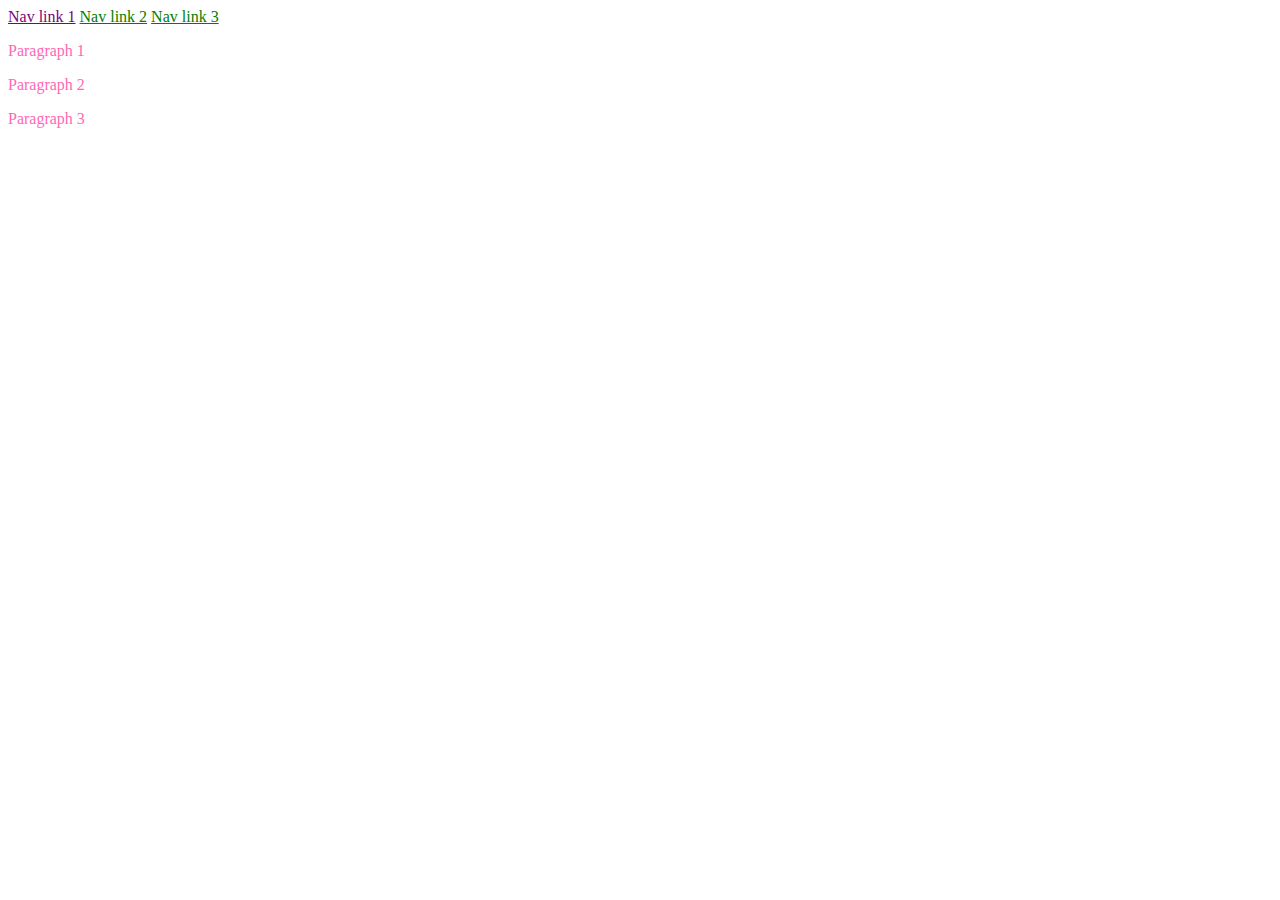
<file: WEEK 1/css-specificity-starter/index.html>
<!doctype html>

<html lang="en">
    <head>
        <meta charset="utf-8">
        <title>CSS Specificity</title>
        <meta name="description" content="CSS Specificity">
        <meta name="author" content="She Codes">
        <link rel="stylesheet" href="styles.css">
    </head>

    <body>

        <header>
            <nav>
                <a class="nav-link" id="link-1" href="#">Nav link 1</a>
                <a class="nav-link" href="#">Nav link 2</a>
                <a class="nav-link" href="#">Nav link 3</a>
            </nav>
        </header>

        <div>
            <p class="paragraph-link" id="paragraph-1">Paragraph 1</p>
            <p class="paragraph-link">Paragraph 2</p>
            <p class="paragraph-link">Paragraph 3</p>
        </div>

    </body>

</html>
</file>
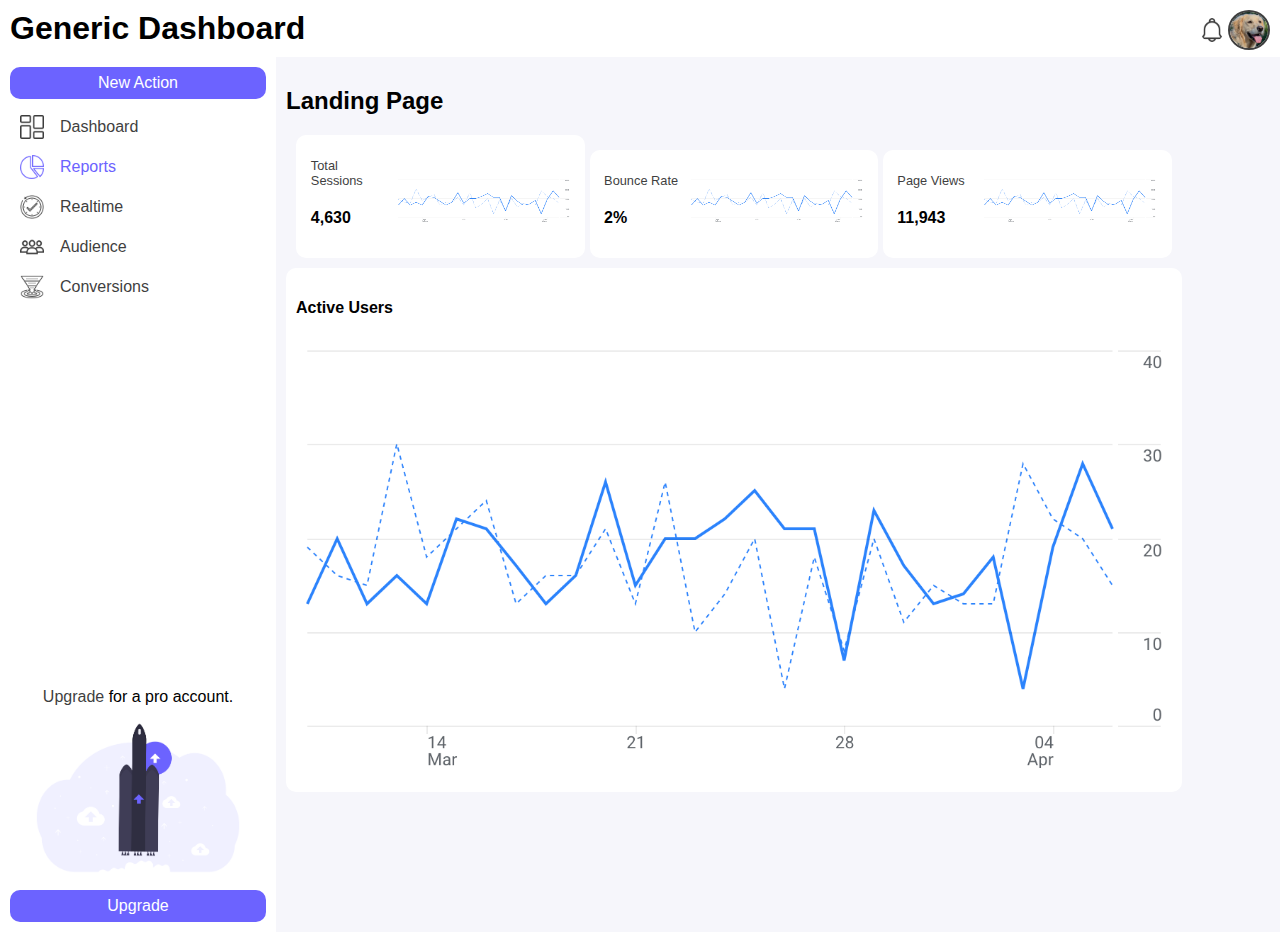
<file: WEEK 1/dashboard-starter/index.html>
<!DOCTYPE html>

<html lang="en">
    <head>
        <meta charset="utf-8" />
        <meta
            name="viewport"
            content="width=device-width, initial-scale=1, shrink-to-fit=no"
        />
        <title>Dashboard</title>
        <link rel="stylesheet" href="styles.css" />
    </head>

    <body>
        <header>
            <h1>Generic Dashboard</h1>
            <div id="header-images">
                <img src="images/bell.png" />
                <img id="profile-photo" src="images/profile.jpg" />
            </div>
        </header>

        <main>
            <aside>
                <input type="button" value="New Action" />
                <nav>
                    <ul>
                        <li>
                            <img src="images/dashboard.png" /><a href=""
                                >Dashboard</a
                            >
                        </li>
                        <li>
                            <img src="images/pie-chart.png" /><a
                                class="selected"
                                href=""
                                >Reports</a
                            >
                        </li>
                        <li>
                            <img src="images/clock.png" /><a href=""
                                >Realtime</a
                            >
                        </li>
                        <li>
                            <img src="images/audience.png" /><a href=""
                                >Audience</a
                            >
                        </li>
                        <li>
                            <img src="images/funnel.png" /><a href=""
                                >Conversions</a
                            >
                        </li>
                    </ul>
                </nav>
                <div id="upgrade-promo">
                    <p><a href="">Upgrade</a> for a pro account.</p>
                    <img src="images/upgrade.png" />
                    <input type="button" value="Upgrade" />
                </div>
            </aside>

            <section>
                <h2>Landing Page</h2>
                <div id="small-graphs">
                    <div class="small-graph">
                        <div class="graph-heading">
                            <h3>Total Sessions</h3>
                            <h4>4,630</h4>
                        </div>
                        <img src="images/graph.png" />
                    </div>
                    <div class="small-graph">
                        <div class="graph-heading">
                            <h3>Bounce Rate</h3>
                            <h4>2%</h4>
                        </div>
                        <img src="images/graph.png" />
                    </div>
                    <div class="small-graph">
                        <div class="graph-heading">
                            <h3>Page Views</h3>
                            <h4>11,943</h4>
                        </div>
                        <img src="images/graph.png" />
                    </div>
                </div>
                <div id="large-graph">
                    <h4>Active Users</h4>
                    <img src="images/graph.png" />
                </div>
            </section>
        </main>
    </body>
</html>
</file>
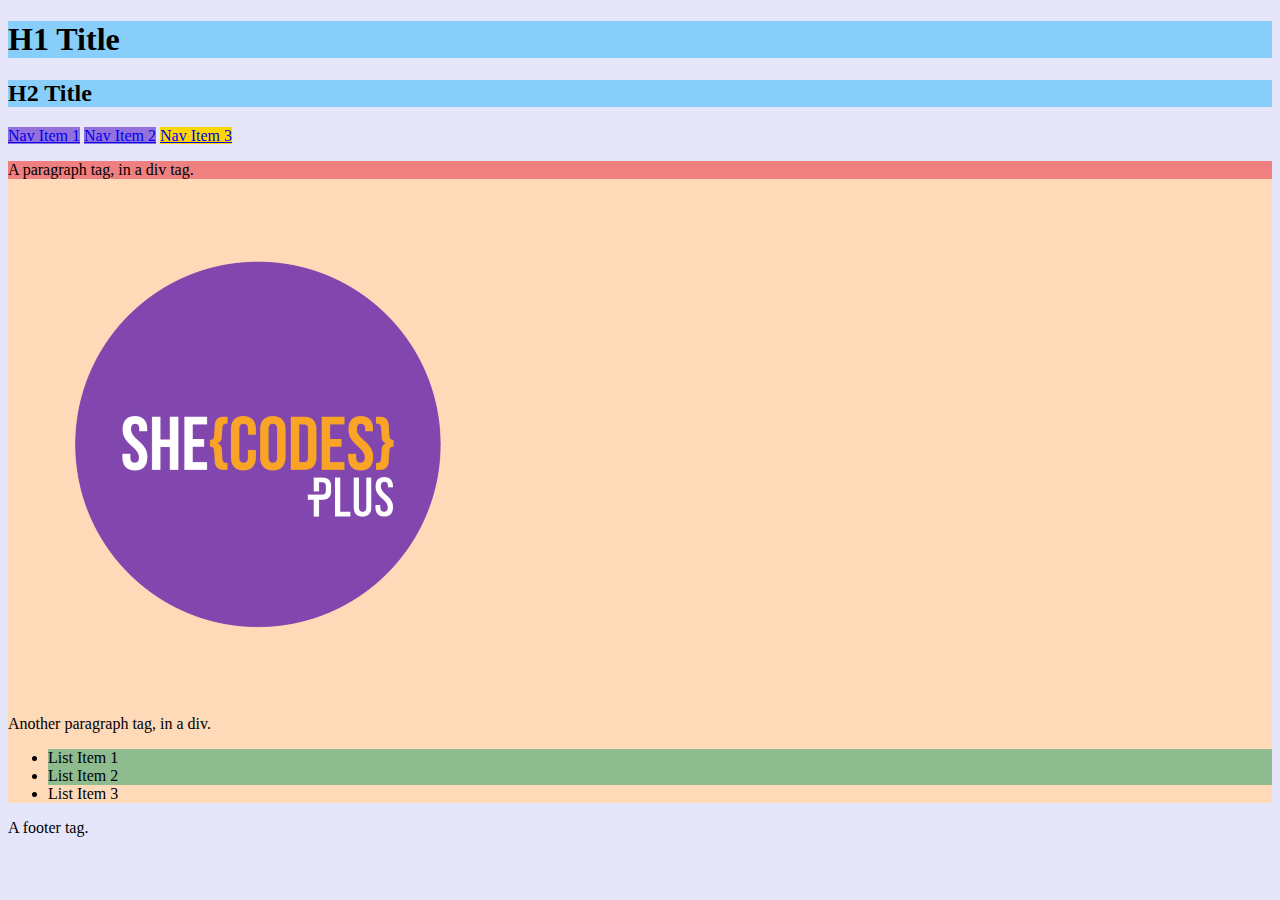
<file: WEEK 1/introduction-to-css-selectors-starter/index.html>
<!doctype html>

<html lang="en">
    <head>
        <meta charset="utf-8">
        <title>CSS Selectors</title>
        <meta name="description" content="CSS Selectors Playground">
        <meta name="author" content="She Codes">
        <link rel="stylesheet" href="styles.css">
    </head>
    <body>
        <header>
            <h1 class="main-heading">H1 Title</h1>
            <h2 class="main-heading">H2 Title</h2>
            <nav>
                <a href="#" class="purple">Nav Item 1</a>
                <a href="#" class="purple">Nav Item 2</a>
                <a href="#" id="gold">Nav Item 3</a>
            </nav>
        </header>
        <div id="update">
            <p id="first-paragraph">A paragraph tag, in a div tag.</p>
            <img src="logo.png" alt="She Codes Logo.">
            <p>Another paragraph tag, in a div.</p>
            <ul>
                <li class="list-item">List Item 1</li>
                <li class="list-item">List Item 2</li>
                <li>List Item 3</li>
            </ul>
        </div>
        <footer>
            A footer tag.
        </footer>
    </body>
</html>
</file>
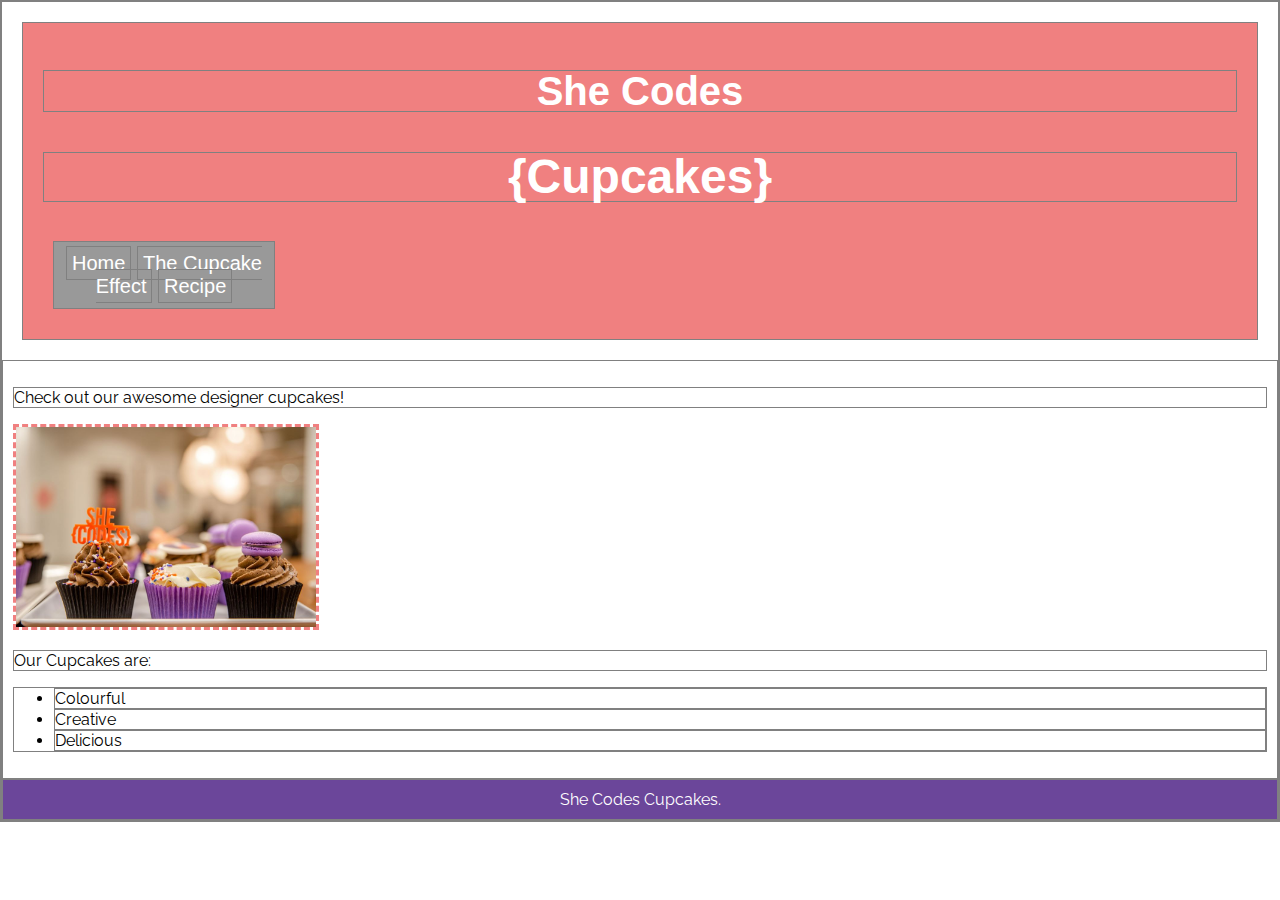
<file: WEEK 1/introduction-to-css-starter/index.html>
<!doctype html>

<html lang="en">
    <head>
        <meta charset="utf-8">
        <title>She Codes Cupcakes</title>
        <meta name="description" content="She Codes Cupcakes">
        <meta name="author" content="She Codes">
        <link rel="stylesheet" href="styles.css">
    </head>
    <body>
        <header>
            <h1>She Codes</h1>
            <h2>{Cupcakes}</h2>
            <nav>
                <a href="index.html">Home</a>
                <a href="cupcake-effect.html">The Cupcake Effect</a>
                <a href="recipe.html">Recipe</a>
            </nav>
        </header>
        <div>
            <p>Check out our awesome designer cupcakes!</p>
            <img src="images/cupcake-1.jpg" alt="She Codes Cupcakes." id="image">
            <p>Our Cupcakes are:</p>
            <ul>
                <li>Colourful</li>
                <li>Creative</li>
                <li>Delicious</li>
            </ul>
        </div>
        <footer>
            She Codes Cupcakes.
        </footer>
    </body>
</html>
</file>
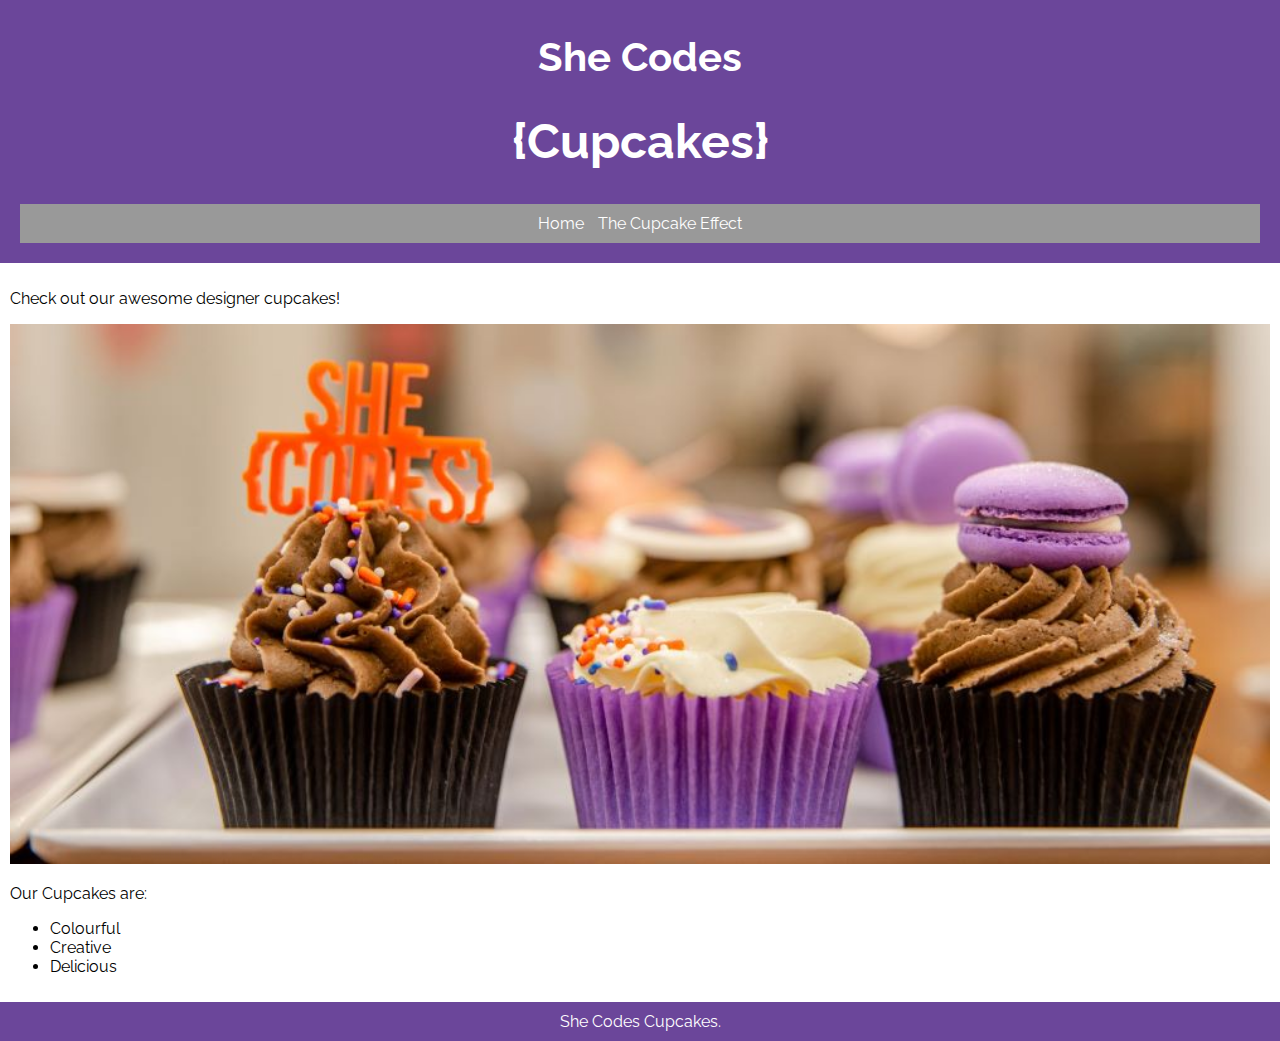
<file: WEEK 1/introduction-to-html-starter/index.html>
<!doctype html>
<html lang="en">
    <head>
        <meta charset="utf-8">
        <title>She Codes Cupcakes</title>
        <meta name="description" content="She Codes Cupcakes">
        <meta name="author" content="She Codes">
        <link rel="stylesheet" href="styles.css">
    </head>
    <body>
        <!-- the content for our webpage will go here -->
        <header>
            <h1>She Codes</h1>
            <h2>{Cupcakes}</h2>
            <nav>
                <a href="index.html">Home</a>
                <a href="cupcake-effect.html">The Cupcake Effect</a>
            </nav>
        </header>
        <div>
            <p>Check out our awesome designer cupcakes!</p>
            <img src="images/cupcake-1.jpg" alt="She Codes Cupcakes.">
            <p>Our Cupcakes are:</p>
            <ul>
                <li>Colourful</li>
                <li>Creative</li>
                <li>Delicious</li>
            </ul>
        </div>
        <footer>
            She Codes Cupcakes.
        </footer>
    </body>
</html>
</file>
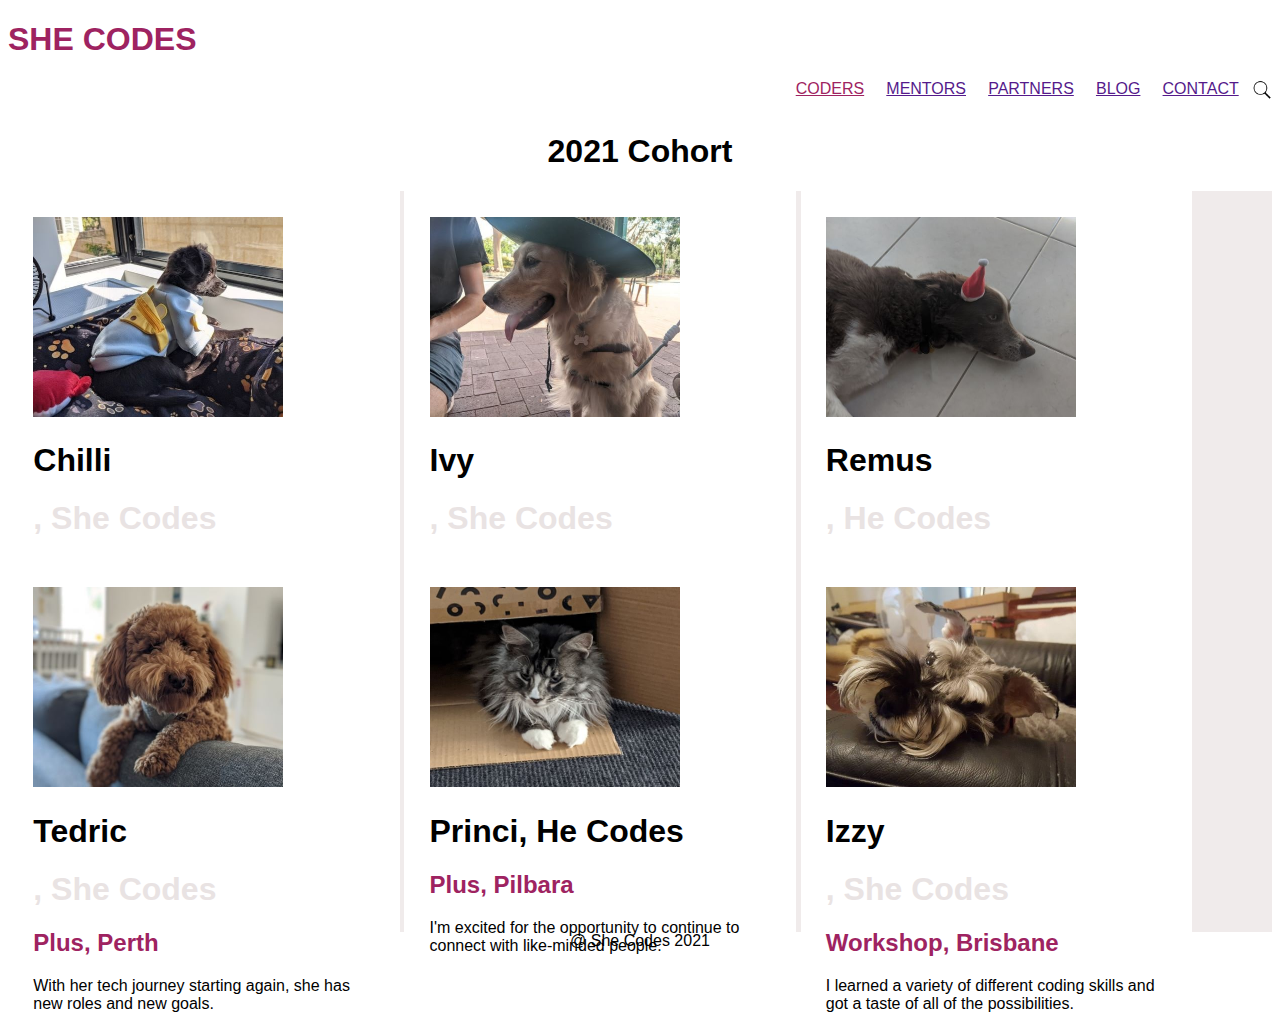
<file: WEEK 1/she-codes-cohort-starter/index.html>
<!DOCTYPE html>
<html lang="en">
    <head>
        <meta charset="utf-8" />
        <meta
            name="viewport"
            content="width=device-width, initial-scale=1, shrink-to-fit=no"
        />
        <title>She Codes</title>
        <link rel="stylesheet" href="style.css" />
    </head>
    <body>
        <header>
            <h1 class="selected">SHE CODES</h1>
            <nav>
                <a href="" class="selected">CODERS</a>
                <a href="">MENTORS</a>
                <a href="">PARTNERS</a>
                <a href="">BLOG</a>
                <a href="">CONTACT</a>
                <img src="images/search.png" id="searchicon"/>
            </nav>
        </header>
        <main>
            <h1 id="subtitle"> 2021 Cohort</h1>
            <section>
                <div class="blocks">
                    <img src="images/chilli.jpg" />
                    <h1>Chilli</h1><h1 class="faded">, She Codes</h1>
                    <h2>Plus, Brisbane</h2>
                    <p>Passionate about making a positive contribution every day.</p>
                </div>
                <div class="blocks">
                    <img src="images/ivy.jpg" />
                    <h1>Ivy</h1><h1 class="faded">, She Codes</h1>
                    <h2>Flash, Perth</h2>
                    <p>Feeling empowered to have a career that has real impact.</p>
                </div>
                <div class="blocks">
                    <img src="images/remus.jpg" />
                    <h1>Remus</h1><h1 class="faded">, He Codes</h1>
                    <h2>Workshop, Adelaide</h2>
                    <p>Expanding opportunities to be future skill-ready.</p>
                </div>
                <div class="blocks">
                    <img src="images/tedric.jpg" />
                    <h1>Tedric</h1><h1 class="faded">, She Codes</h1>
                    <h2>Plus, Perth</h2>
                    <p>With her tech journey starting again, she has new roles and new goals.</p>
                </div>
                <div class="blocks">
                    <img src="images/princi.jpg" />
                    <h1>Princi, He Codes</h1>
                    <h2>Plus, Pilbara</h2>
                    <p>I'm excited for the opportunity to continue to connect with like-minded people.</p>
                </div>
                <div class="blocks">
                    <img src="images/izzy.jpg" />
                    <h1>Izzy</h1><h1 class="faded">, She Codes</h1>
                    <h2>Workshop, Brisbane</h2>
                    <p>I learned a variety of different coding skills and got a taste of all of the possibilities.</p>
                </div>
            </section>
            <footer>
                @ She Codes 2021
            </footer>
        </main>
    </body>
</html>
</file>
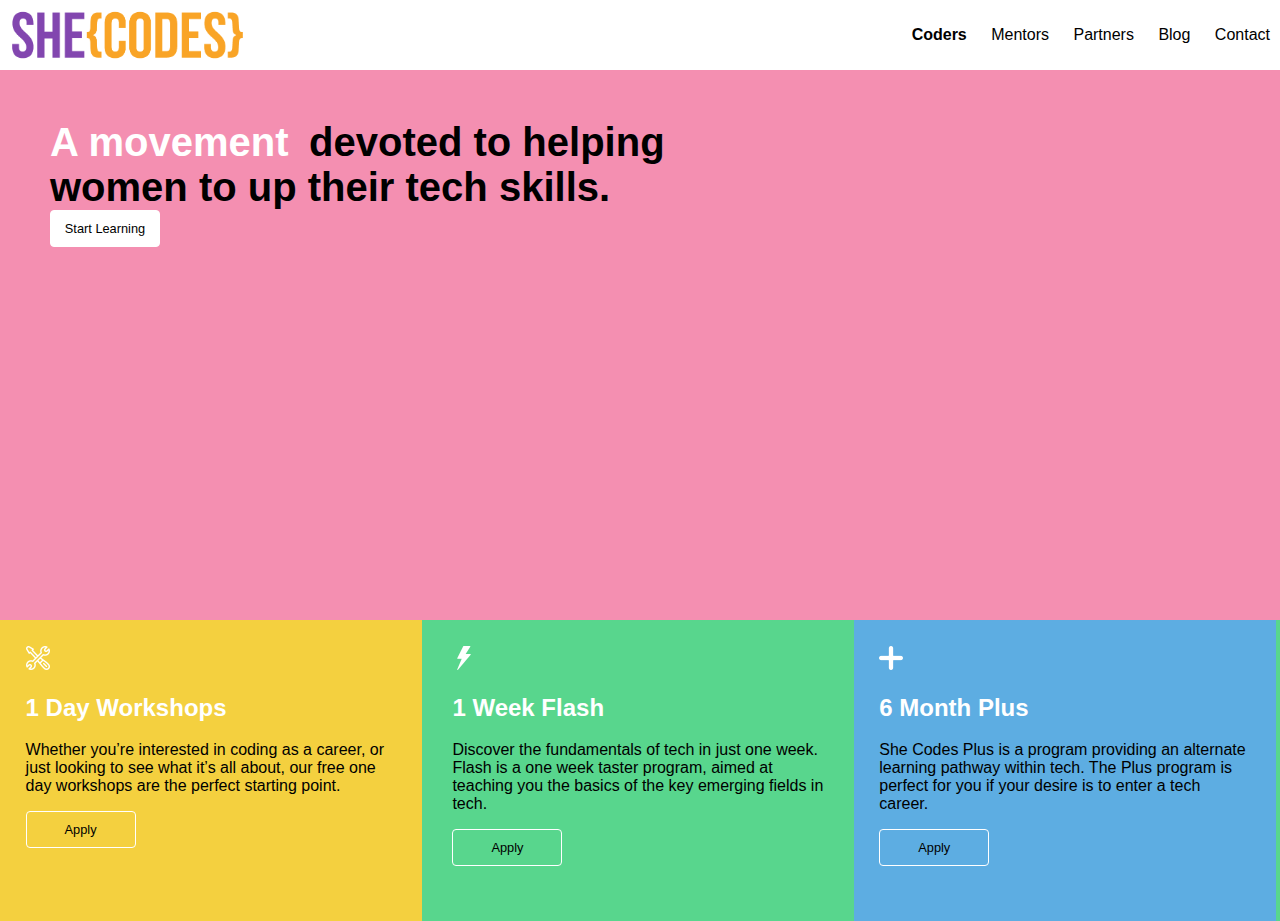
<file: WEEK 1/she-codes-home-page/index.html>
<!DOCTYPE html>
<html lang="en">
    <head>
        <meta charset="utf-8" />
        <meta
            name="viewport"
            content="width=device-width, initial-scale=1, shrink-to-fit=no"
        />
        <title>She Codes</title>
        <link rel="stylesheet" href="styles.css" />
    </head>
    <body>
        <header>
            <img src="images/logo.png" />
            <nav>
                <a href="" class="selected">Coders</a>
                <a href="">Mentors</a>
                <a href="">Partners</a>
                <a href="">Blog</a>
                <a href="">Contact</a>
            </nav>
        </header>
        <main>
            <section id="hero">
                <div id="header-text">
                    <h1 id="emphasis">A movement</h1>
                    <h1>devoted to helping women to up their tech skills.</h1>
                    <button type="submit">Start Learning</button>
                </div>
            </section>
            <section id="columns">
                <div id="column-1" class="column">
                    <!-- shift + tab: go back indent | tab: indent -->
                    <img src="images/icon_1.png" />
                    <h2>1 Day Workshops</h2>
                    <p>
                        Whether you’re interested in coding as a career, or just
                        looking to see what it’s all about, our free one day
                        workshops are the perfect starting point.
                    </p>
                    <button type="submit">Apply</button>
                </div>
                <div id="column-2" class="column">
                    <img src="images/icon_2.png" />
                    <h2>1 Week Flash</h2>
                    <p>
                        Discover the fundamentals of tech in just one week. Flash is a one week taster program, aimed at teaching you the basics of the key emerging fields in tech. 
                    </p>
                    <button type="submit">Apply</button>
                </div>
                <div id="column-3" class="column">
                    <img src="images/icon_3.png" />
                    <h2>6 Month Plus</h2>
                    <p>
                        She Codes Plus is a program providing an alternate learning pathway within tech. The Plus program is perfect for you if your desire is to enter a tech career.
                    </p>
                    <button type="submit">Apply</button>
                </div>
            </section>
        </main>
    </body>
</html>
</file>
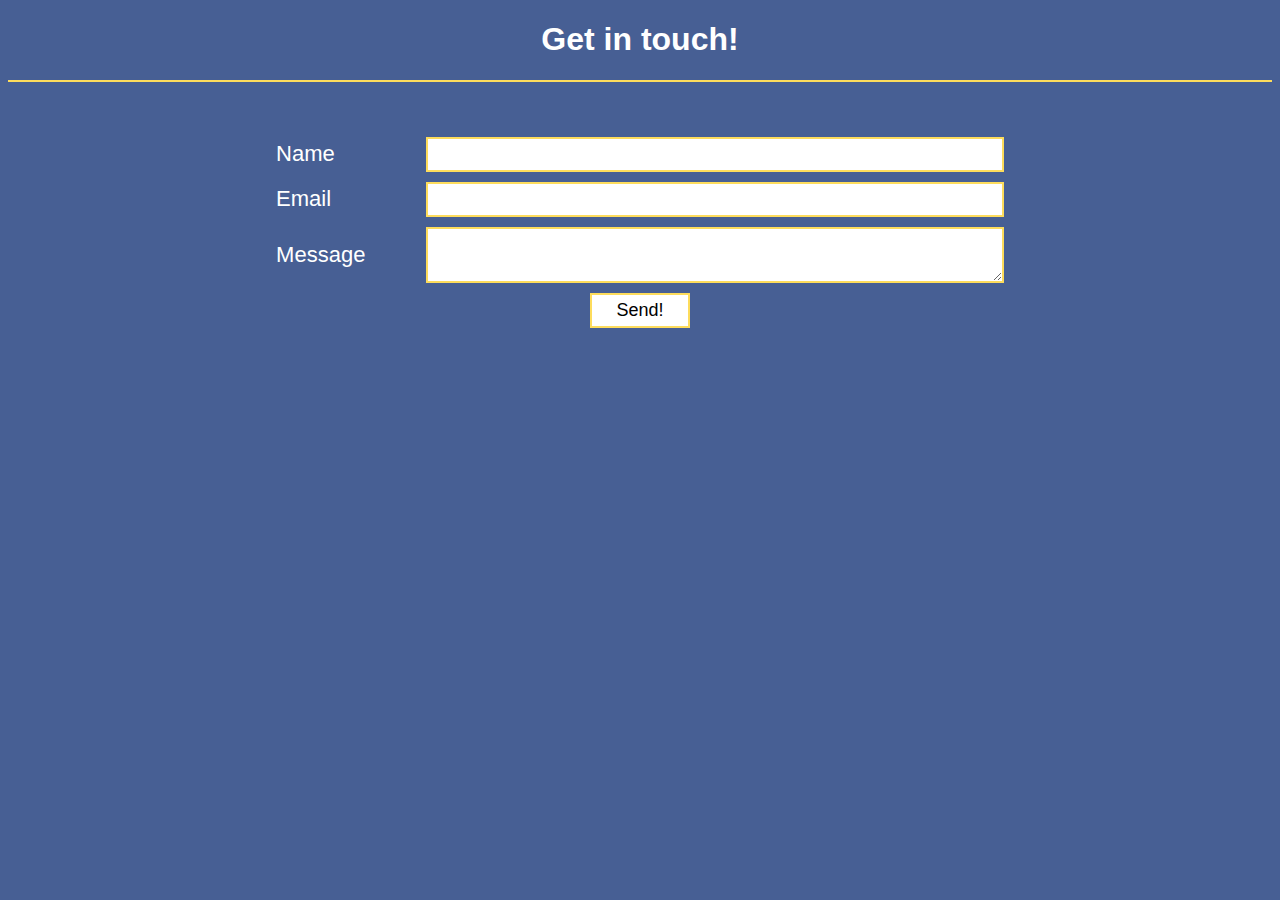
<file: WEEK 2/forms-starter/index.html>
<!doctype html>

<html lang="en">
    <head>
        <meta charset="utf-8">
        <meta name="viewport" content="width=device-width, initial-scale=1, shrink-to-fit=no">
        <title>Introduction to Forms</title>
        <link rel="stylesheet" href="styles.css">
    </head>

    <body>
        <header>
            <h1>Get in touch!</h1>
        </header>

        <form action="https://formspree.io/f/xoqywojr" method="post">
            <!-- your code here -->
            <div class="form-item">
                <label for="name">Name</label>
                <input type="text" id="name" name="name">
            </div>
            <div class="form-item">
                <label for="mail">Email</label>
                <input type="email" id="mail" name="email">
            </div>
            <div class="form-item">
                <label for="message">Message</label>
                <textarea id="message" name="message"></textarea>
            </div>
            <div class="form-item">
                <button type="submit">Send!</button>
            </div>
        </form>
    </body>
</html>
</file>
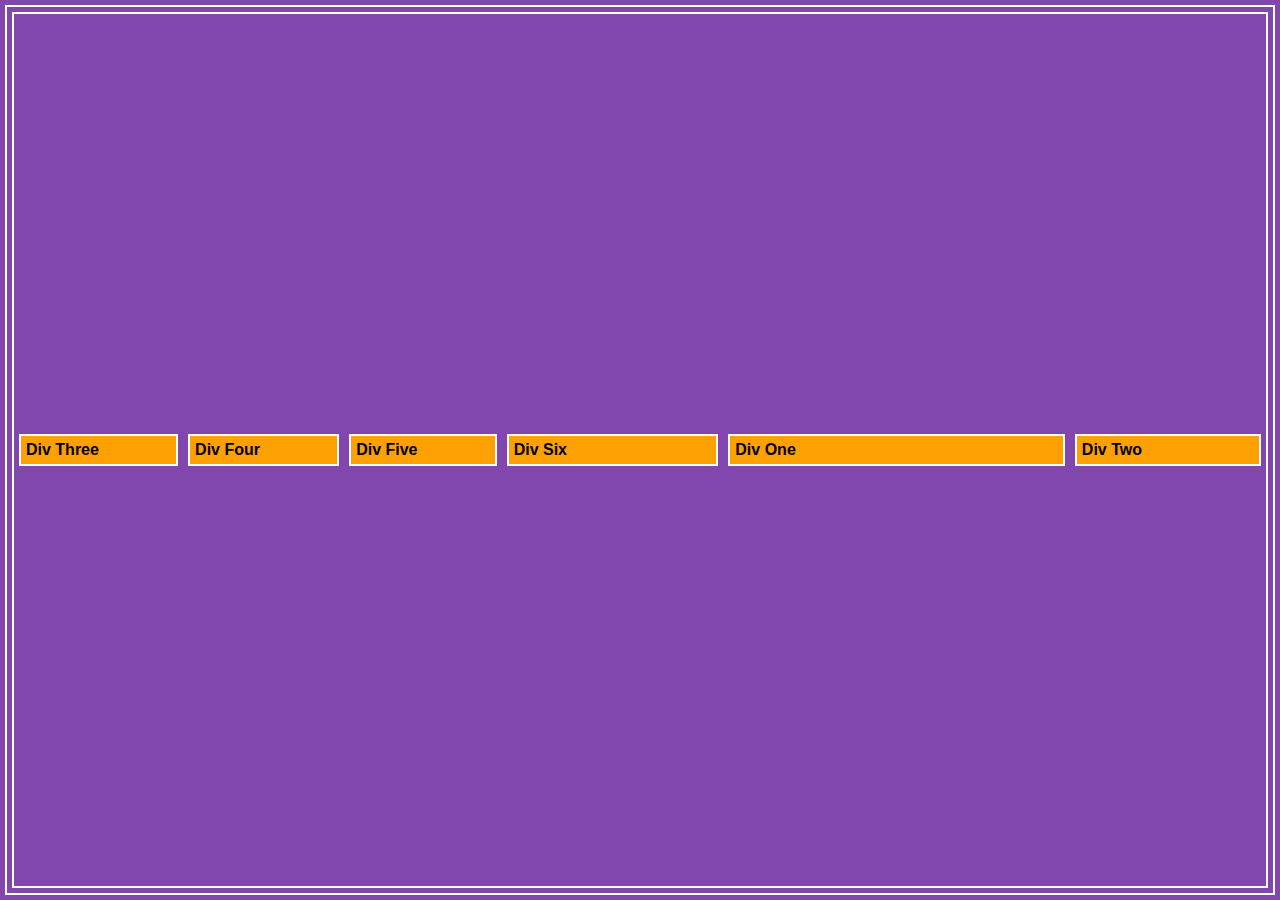
<file: WEEK 2/introduction-to-flexbox-starter/index.html>
<!doctype html>

<html lang="en">
    <head>
        <meta charset="utf-8">
        <meta name="viewport" content="width=device-width, initial-scale=1, shrink-to-fit=no">
        <title>Introduction to Flexbox</title>
        <link rel="stylesheet" href="styles.css">
    </head>

    <body>
        <div class="demo-div" id="div-1">Div One</div>
        <div class="demo-div" id="div-2">Div Two</div>
        <div class="demo-div" id="div-3">Div Three</div>
        <div class="demo-div" id="div-4">Div Four</div>
        <div class="demo-div" id="div-5">Div Five</div>
        <div class="demo-div" id="div-6">Div Six</div>
    </body>
</html>
</file>
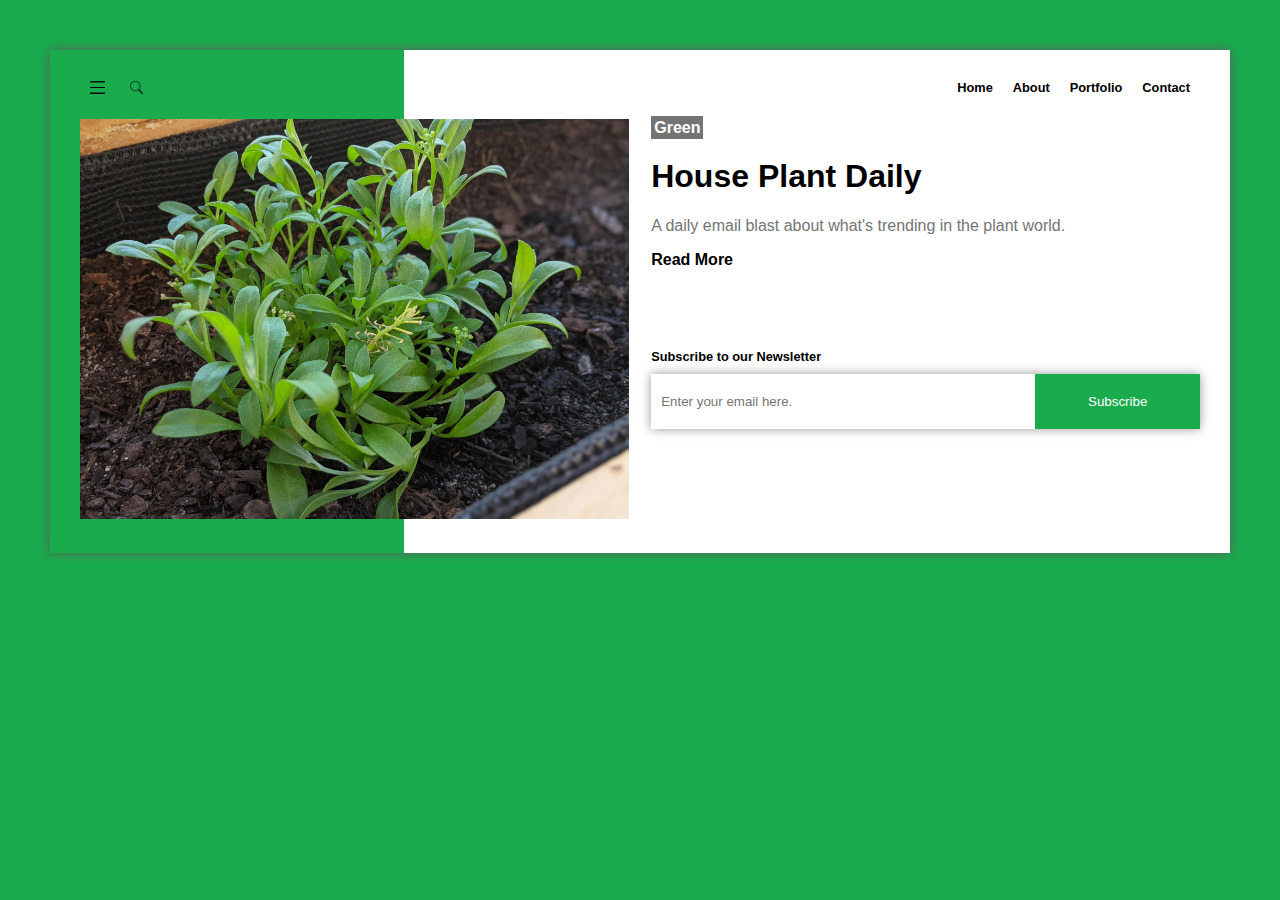
<file: WEEK 1/Newsletter Exercise/newsletter-starter/index.html>
<!DOCTYPE html>

<html lang="en">
    <head>
        <meta charset="utf-8" />
        <meta
            name="viewport"
            content="width=device-width, initial-scale=1, shrink-to-fit=no"
        />
        <title>House Plant Daily</title>
        <link rel="stylesheet" href="styles.css" />
    </head>

    <body>
        <header>
            <div>
                <img src="images/hamburger_icon.png" />
                <img src="images/search.png" />
            </div>
            <nav>
                <a href="">Home</a><a href="">About</a><a href="">Portfolio</a
                ><a href="">Contact</a>
            </nav>
        </header>

        <main>
            <img src="images/plant.jpg" id="main-image" />
            <div id="text-content">
                <a id="tag">Green</a>
                <h1>House Plant Daily</h1>
                <p>
                    A daily email blast about what's trending in the plant
                    world.
                </p>
                <a href="">Read More</a>
                <h2>Subscribe to our Newsletter</h2>
                <form>
                    <input type="email" placeholder="Enter your email here." />
                    <button type="submit">Subscribe</button>
                </form>
            </div>
        </main>
    </body>
</html>
</file>
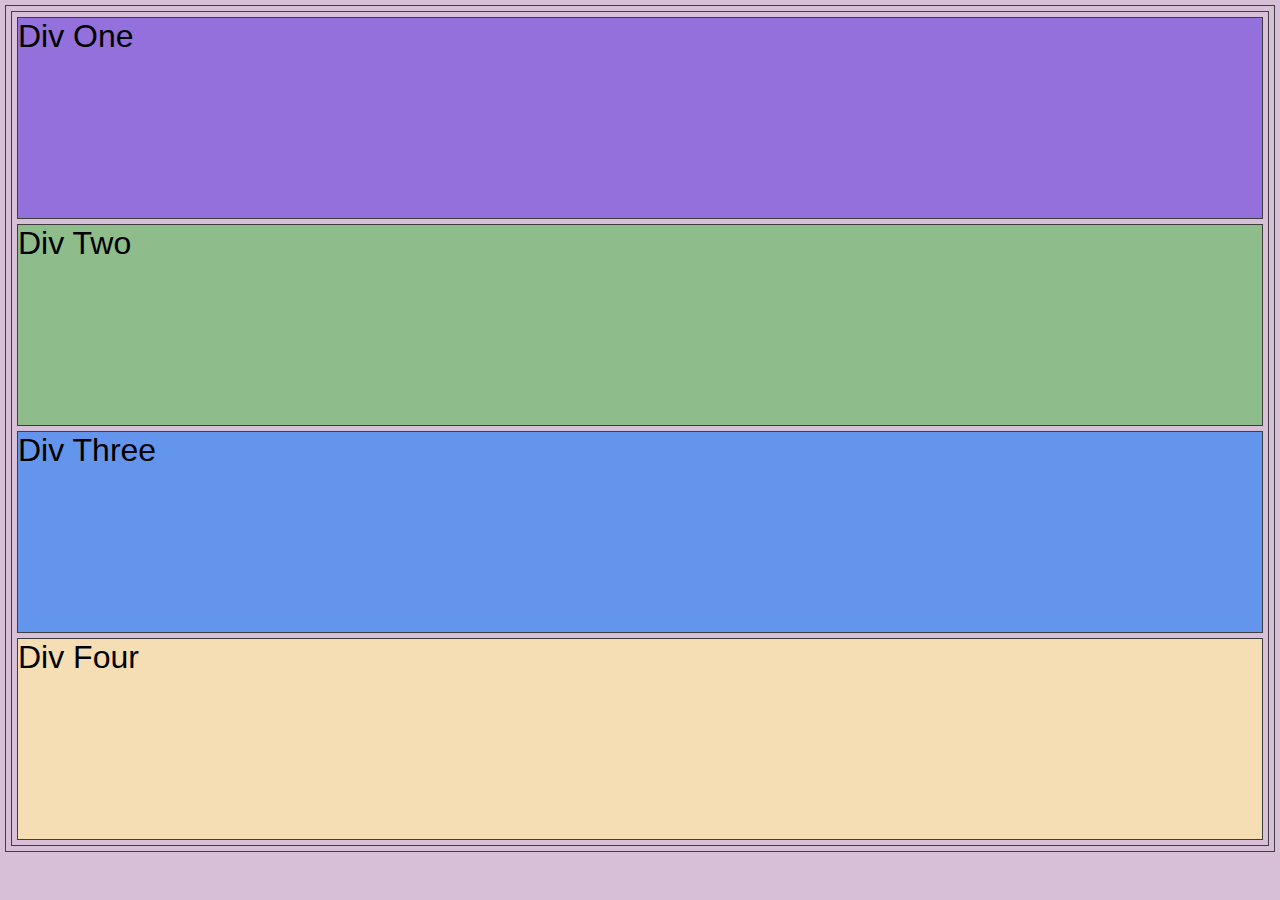
<file: WEEK 2/Media Querie/introduction-to-media-queries-starter/index.html>
<!doctype html>

<html lang="en">
    <head>
        <meta charset="utf-8">
        <meta name="viewport" content="width=device-width, initial-scale=1.0">
        <title>Media Queries</title>
        <link rel="stylesheet" href="styles.css">
    </head>

    <body>
        <div id="div-1">Div One</div>
        <div id="div-2">Div Two</div>
        <div id="div-3">Div Three</div>
        <div id="div-4">Div Four</div>
    </body>
</html>
</file>
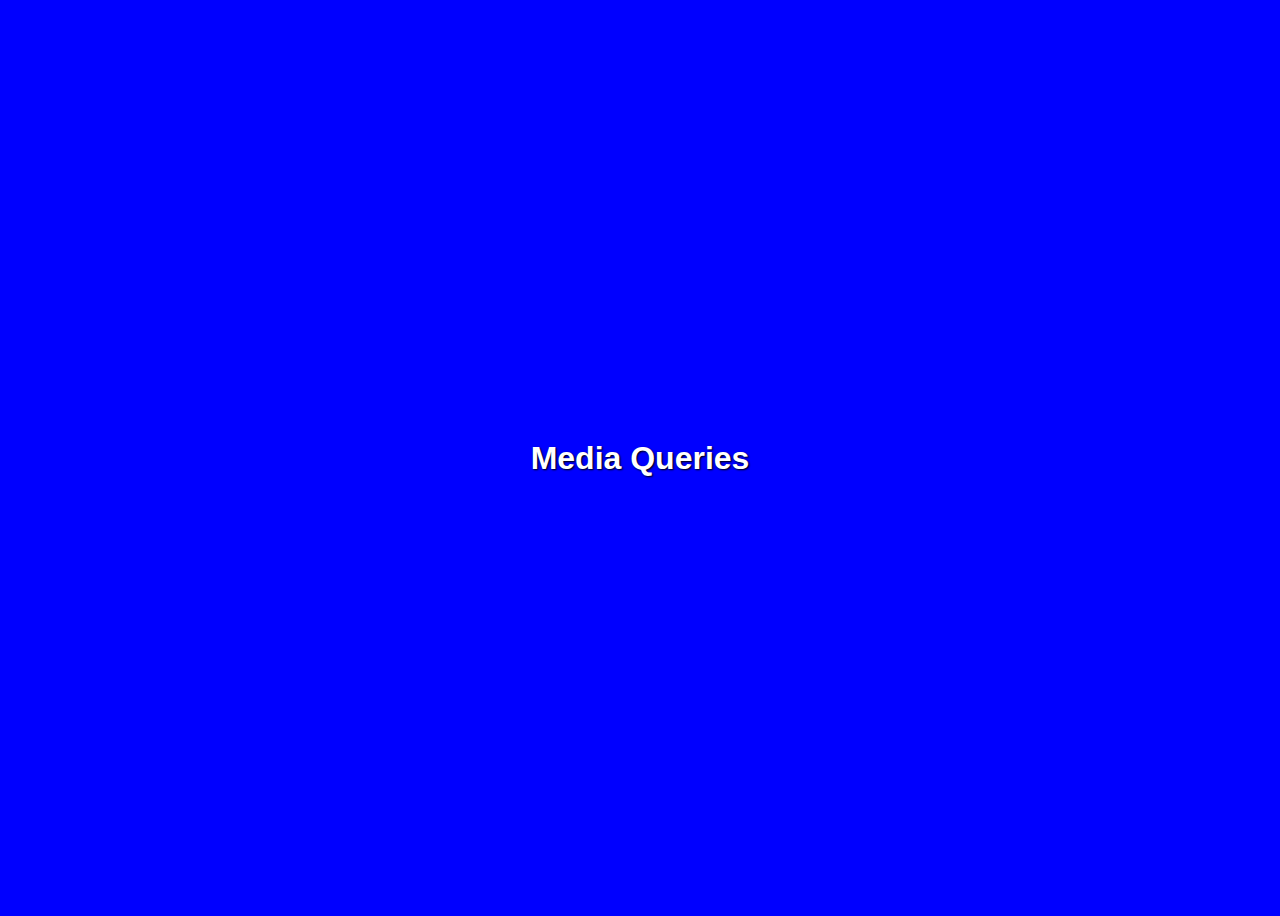
<file: WEEK 2/Media Querie/media-queries-demo-starter/index.html>
<!doctype html>

<html lang="en">
    <head>
        <meta charset="utf-8">
        <meta name="viewport" content="width=device-width, initial-scale=1.0">
        <title>Media Queries</title>
        <link rel="stylesheet" href="styles.css">
    </head>

    <body>

        <h1>Media Queries</h1>

    </body>
</html>
</file>
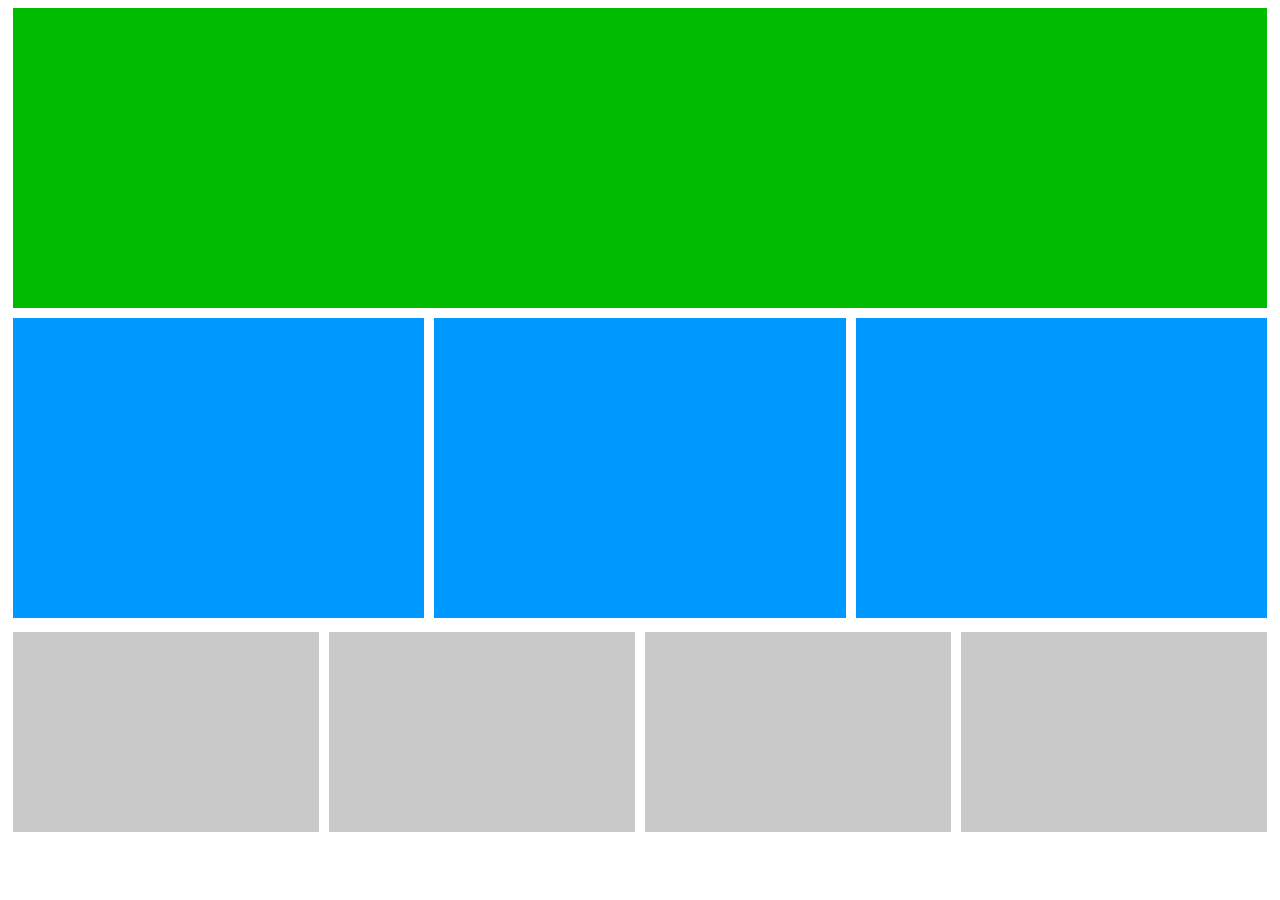
<file: WEEK 2/Media Querie/Exercise Media Querie 1/starter/index.html>
<!DOCTYPE html>

<html lang="en">
    <head>
        <meta charset="utf-8" />
        <meta name="viewport" content="width=device-width, initial-scale=1.0" />
        <title>Media Queries</title>
        <link rel="stylesheet" href="styles.css" />
    </head>

    <body>
        <main>
            <div class="green-box box"></div>
            <div id="blue-section">
                <div class="blue-box box"></div><div class="blue-box box"></div><div class="blue-box box"></div>
            </div>
            <div id="grey-section">
                <div class="grey-box box"></div><div class="grey-box box"></div><div class="grey-box box"></div><div class="grey-box box"></div>
            </div>
        </main>
    </body>
</html>
</file>
<file: WEEK 1/css-specificity-starter/styles.css>
nav a {
    color: red;
}


.nav-link {
    color: black;
}


nav a.nav-link {
    color: green;
}


nav a.nav-link#link-1 {
    color: purple;
}


html div p {
    color: darkgrey;
}


body div p {
    color: hotpink;
}
</file>
<file: WEEK 1/dashboard-starter/styles.css>
html {
    background-color: #f6f6fb;
    font-family: Arial, Helvetica, sans-serif;
}

body {
    margin: 0;
}

a {
    color: #3f3f3f;
    text-decoration: none;
}

a:hover {
    text-decoration: underline;
}

.selected {
    color: #6c63ff;
}

input[type="button"] {
    background-color: #6c63ff;
    color: #fff;
    width: 100%;
    height: 32px;
    border-radius: 10px;
    font-size: 1rem;
    border: none;
    width: 20vw;
}

header {
    padding: 10px;
}

header * {
    display: inline-block;
}

#header-images {
    float: right;
}

#header-images img {
    border-radius: 50%;
    vertical-align: middle;
}

h1 {
    margin: 0;
}

h2 {
    text-align: left;
}

h3 {
    font-size: 0.8rem;
    color: #3f3f3f;
    font-weight: 100;
}

h4 {
    text-align: left;
    font-size: 1rem;
}

header,
aside {
    background-color: #fff;
}

aside {
    position: relative;
    float: left;
    height: 95vh;
}

aside,
section {
    padding: 10px;
}

header img,
nav img {
    height: 24px;
}

#profile-photo {
    border: 2px solid #3f3f3f;
    height: 36px;
    object-fit: cover;
}

nav ul {
    padding-left: 0;
    list-style: none;
}

nav ul li {
    margin-top: 16px;
    margin-left: 10px;
}

nav li a {
    vertical-align: middle;
}

nav img {
    margin-right: 16px;
    vertical-align: middle;
}

#upgrade-promo {
    text-align: center;
    position: absolute;
    bottom: 0;
    margin-right: 10px;
    margin-bottom: 10px;
}

#upgrade-promo img {
    margin-bottom: 10px;
    width: 80%;
}

section {
    width: 70vw;
    text-align: center;
    float: left;
}

.small-graph {
    display: inline-block;
    width: 30%;
}

.graph-heading {
    display: inline-block;
    text-align: left;
    width: 30%;
}

.small-graph img {
    display: inline-block;
    width: 65%;
    height: 5vh;
}

#large-graph img {
    width: 100%;
}

aside,
.small-graph,
#large-graph {
    background-color: #fff;
}

.small-graph,
#large-graph {
    padding: 10px;
    border-radius: 10px;
}

#large-graph {
    margin: 10px 0;
}
</file>
<file: WEEK 1/introduction-to-css-selectors-starter/styles.css>
body {
    background-color: lavender;
    }

#update {
    background-color: peachpuff;
    }

.list-item {
    background-color: darkseagreen;
    }

.main-heading {
    background-color: lightskyblue;
    }
        
#first-paragraph {
    background-color: lightcoral;
    }

.purple {
    background-color: mediumpurple;
}

#gold {
    background-color: gold;
}
</file>
<file: WEEK 1/introduction-to-css-starter/styles.css>
@import url('https://fonts.googleapis.com/css2?family=Raleway&display=swap');

html {
    font-family: 'Raleway', sans-serif;
    background-color: #fff;
}

body {
    margin: 0;
}

header {
    text-align: center;
    background-color: #6b469a;
    padding: 10px;
}

h1 {
    font-size: 2.5rem;
    line-height: 2.5rem;;
    color: #fff;
}

h2 {
    font-size: 3rem;
    line-height: 3rem;
    color: #fff;
}

nav {
    margin: 10px;
    padding: 10px;
    background-color: #999999;
}

a {
    color: #fff;
    text-decoration: none;
    padding: 5px;
}

a:hover {
    color: #fda103;
    border-bottom: 2px solid #fda103;
}


div {
    padding: 10px;
}

img {
    width: 100%;
    height: 60vh;
    object-fit: cover;
    object-position: bottom;
}

footer {
    text-align: center;
    background-color: #6b469a;
    padding: 10px;
    color: #fff;
}

/* Your code here */

nav a {
    display: inline;
}
   
nav {
    width: 200px;
}

#image {
    width: 300px;
    height: 200px;
}

header {
    margin: 20px;
    padding: 20px;
    background-color: lightcoral;
    font-family: Arial, Helvetica, sans-serif;
    font-size: 20px;
}
   

* {
    border: 1px solid grey;
} 


/* The img before the #image is optional */
img#image {
    width: 300px;
    height: 200px;
    border: 3px dashed lightcoral;
}

/* header {
    background-color: lightcoral;
    font-family: Arial;
    font-size: 20px;
} */
</file>
<file: WEEK 1/introduction-to-html-starter/styles.css>
/* #fda103 6b469a */
@import url('https://fonts.googleapis.com/css2?family=Raleway&display=swap');

html {
    font-family: 'Raleway', sans-serif;
    background-color: #fff;
}

body {
    margin: 0;
}

header {
    text-align: center;
    background-color: #6b469a;
    padding: 10px;
}

h1 {
    font-size: 2.5rem;
    line-height: 2.5rem;;
    color: #fff;
}

h2 {
    font-size: 3rem;
    line-height: 3rem;
    color: #fff;
}

nav {
    margin: 10px;
    padding: 10px;
    background-color: #999999;
}

a {
    color: #fff;
    text-decoration: none;
    padding: 5px;
}

a:hover {
    color: #fda103;
    border-bottom: 2px solid #fda103;
}


div {
    padding: 10px;
}

img {
    width: 100%;
    height: 60vh;
    object-fit: cover;
    object-position: bottom;
}

footer {
    text-align: center;
    background-color: #6b469a;
    padding: 10px;
    color: #fff;
}
</file>
<file: WEEK 1/she-codes-cohort-starter/style.css>
html {
    font-family: Arial, Helvetica, sans-serif;
}

header {
    height: 90px;
}

nav a {
    display: inline;
    padding: 1%;
}

header nav {
    width: 70%;
    text-align: right;
    font-size: 1rem;
    float: right;
}

#searchicon {
    width: 20px;
    height: 20px;
    vertical-align: middle;
}

section {
    background-color: rgb(240, 235, 235);
}

h1 {
    color: black;
}

.faded {
    color: rgb(233, 227, 227);
}
#subtitle {
    text-align: center;
}

.selected, h2 {
    color: rgb(158, 35, 97);
}

.blocks {
    width: 27%;
    height: 320px;
    padding: 2%;
    display: inline-block;
    background-color: white;
    vertical-align: middle;
    justify-content: center;
}

.blocks img {
    height: 200px;
    width: 250px;
}

footer {
    text-align: center;
}
</file>
<file: WEEK 1/she-codes-home-page/styles.css>
header {
    height: 70px;
}

header a {
    display: inline-block;
}

header img {
    height: 50px;
    margin: 10px;
}

header img {
    display: inline-block;
}

nav {
    float: right;
}
    
#hero {
    height: 50vh;
    padding: 50px;
}

#header-text {
    width: 60%;
}
    
#columns {
    background-color: #58d68d;
}

.column {
    width: 29%;
    height: 250px;
    padding: 2%;
    display: inline-block;
}

.column img {
    height: 24px;
}
 
h2 {
    color: #fff;
}
    
header a {
    display: inline-block;
    color: #000;
}

nav {
    float: right;
    background-color: #fff;
}

#hero {
    height: 50vh;
    padding: 50px;
    background-color: #f48fb1;
}

#columns {
    background-color: #58d68d;
}
    
#column-1 {
    background-color: #f4d03f;
}

#column-2 {
    background-color: #58d68d;
}

#column-3 {
    background-color: #5dade2;
}

html {
    font-family: Arial, Helvetica, sans-serif;

}

body {
    width: 100%;
    margin: 0;
}

h1 {
    font-size: 2.5rem;
    margin: 0;
}

header a {
    font-size: 1rem;
    text-decoration: none;
    margin: 0 10px;
    padding: 1.6rem 0;
    display: inline-block;
    color: #000;
}

.column {
    width: 29%;
    height: 250px;
    padding: 2%;
    display: inline-block;
    vertical-align: middle;
}

button {
    padding: 10px;
    width: 110px;
    display: block;
    border: 1px solid #fff;
    border-radius: 4px;
    background-color: #fff;
    font-size: 0.8rem;

}

.column button {
    background-color: transparent;
}
    
#header-text h1 {
    display: inline;

}

#emphasis {
    color: #fff;
    margin-right: 1rem;
}

.selected {
    font-weight: bold;
}
</file>
<file: WEEK 2/forms-starter/styles.css>
body {
    background-color: #475F94;
    color: #fff;
    font-family: "Gill Sans", sans-serif;
}

header {
    border-bottom: 2px solid #FDDC5C;
    text-align: center;
}

form {
    margin: 50px auto;
    width: 90%;
}

.form-item {
    display: flex;
    justify-content: center;
    align-items: center;
    padding: 5px;
}

.form-item label {
    flex-basis: 150px;
    font-size: 22px;
}

.form-item input,
.form-item textarea {
    flex-basis: 50%;
    border: 2px solid #FDDC5C;
}

.form-item input:hover,
.form-item textarea:hover {
    border: 2px solid #FA4224;
}

.form-item input,
.form-item textarea,
.form-item button {
    border: 2px solid #FDDC5C;
    background-color: #FFF;
    padding: 5px;
    font-size: 18px;
}

.form-item button:hover {
    border: 2px solid #FA4224;
    background-color: #FA4224;
    color: #FFF;
}

.form-item button {
    width: 100px;
}
</file>
<file: WEEK 2/introduction-to-flexbox-starter/styles.css>
* {
    border: 2px solid #fff;
    margin: 5px;
}

html {
    height: calc(100% - 14px);
}

body {
    background-color: #8246AF;
    font-family: Arial, Helvetica, sans-serif;
    font-size: 1rem;
    font-weight: bold;
    height: calc(100% - 14px);
}

div {
    padding: 5px;
    background-color: #FDA103;
}

/*** Your code here ***/

body {
    display: flex;
    justify-content: center;
    flex-wrap: wrap;
    align-content: center;
}

.demo-div {
    flex-grow: 1;
}

#div-6 {
    flex-grow: 2;
    order: 1;
}

#div-1 {    
    flex-basis: 20%;
    order: 2;
}

#div-2 {    
    flex-basis: 100px;
    order: 3;
}
</file>
<file: WEEK 1/Newsletter Exercise/newsletter-starter/styles.css>
html {
    background-color: #1aab4d;
    font-family: Arial, Helvetica, sans-serif;
}

body {
    margin: 50px;
    box-shadow: 0px 0px 10px #5c5c5c;
    background-image: linear-gradient(to right, #1aab4d 30%, #fff 0%);
    padding: 30px;
}

a {
    color: #000;
    text-decoration: none;
    font-weight: bold;
}

h1 {
    font-size: 2rem;
}

h2 {
    font-size: 0.8rem;
    margin-top: 80px;
}

header div,
header div img,
header nav,
header nav a {
    display: inline-block;
}

header {
    width: 100%;
    margin-bottom: 20px;
}

header div img {
    height: 15px;
}

header div {
    width: 30%;
}

header nav {
    width: 70%;
    text-align: right;
    font-size: 0.8rem;
    float: right;
}

header nav a,
header img {
    margin: 0 10px;
}

main img,
main #text-content {
    display: inline-block;
}

#main-image {
}

#main-image,
#text-content {
    width: 49%;
    height: 400px;
}

#text-content {
    float: right;
    object-fit: cover;
}

#tag {
    color: #fff;
    padding: 3px;
    background-color: #747474;
}

p {
    color: #747474;
}

form {
    width: 100%;
    box-shadow: 0px 0px 10px #989898;
}

form input {
    width: 60%;
}

form button {
    width: 30%;
    background-color: #1aab4d;
    color: #fff;
    float: right;

}

form input,
form button {
    display: inline-block;
    padding: 20px 10px;
    border: none;
}
</file>
<file: WEEK 2/Media Querie/introduction-to-media-queries-starter/styles.css>
* {
    border: 1px solid #3e3e3e;
    margin: 5px;
}

body {
    background-color: #d8bfd8;
    font-family: Arial, Helvetica, sans-serif;
    font-size: 2rem;
}

div {
    height: 200px;
    vertical-align: middle;
}

#div-1 {
    background-color: #9370db;
}

#div-2 {
    background-color: #8fbc8b;
}

#div-3 {
    background-color: #6495ed;
}

#div-4 {
    background-color: #f5deb3;
}

/*** Your code here ***/
/* * screens above 900px
* screens above 500px
* everything else,  */

@media (max-width: 500px) {
    div {
        display: inline-block;
        width: 44%;
        font-size: 5rem;
        background-color: purple;
    }

    #div-1, #div-2, #div-3, #div-4 {
        background-color: green;
    }
}

@media (max-width: 900px) {
    div {
        display: inline-block;
        width: 22%;
        font-size: 4rem;
        background-color: pink;
    }

    #div-1, #div-2, #div-3, #div-4 {
        background-color: blue;
    }
}
</file>
<file: WEEK 2/Media Querie/media-queries-demo-starter/styles.css>
body {
    height: 100vh;
    background-color: red;
    display: flex;
    align-items: center;
    justify-content: center;
}

h1 {
    font-family: Arial, Helvetica, sans-serif;
    color: white;
    text-shadow: 1px 1px 2px black;
    text-align: center;
}

/*** Media Queries Below ***/

/* Small devices (landscape phones, 576px and up) */
@media (min-width: 576px) { 
    body {
        background-color: orange;
    }
}

/* Medium devices (tablets, 768px and up)*/
@media (min-width: 768px) {
    body {
        background-color: yellow;
    }
}

/* Large devices (desktops, 992px and up) */
@media (min-width: 992px) {
    body {
        background-color: green;
    }
}

/* Extra large devices (large desktops, 1200px and up) */
@media (min-width: 1200px) {
    body {
        background-color: blue;
    }
}

 /* MASSIVE devices (large desktops, 1440px and up) */
@media (min-width: 1440px) {
    body {
        background-color: purple;
    }
}
</file>
<file: WEEK 2/Media Querie/Exercise Media Querie 1/starter/styles.css>
.box {
    margin: 5px;
}

.green-box {
    height: 100px;
    background-color: #00bb00;
}

.blue-box {
    height: 200px;
    background-color: #0099ff;
}

.grey-box {
    height: 75px;
    background-color: #c9c9c9;
}

/*** Media Queries Below ***/

@media (min-width: 600px) {
    .green-box {
        height: 200px;
    }
    .blue-box {
        height: 150px;
    }
    .grey-box {
        width: calc(100% / 2 - 10px);
        display: inline-block;
    }
}

@media (min-width: 900px) {
    .green-box {
        height: 300px
    }
    .blue-box {
        width: calc(100% / 3 - 10px);
        display: inline-block;
        height: 300px;
    }
    .grey-box {
        width: calc(100% / 4 - 10px);
        height: 200px;
    }
}
</file>
